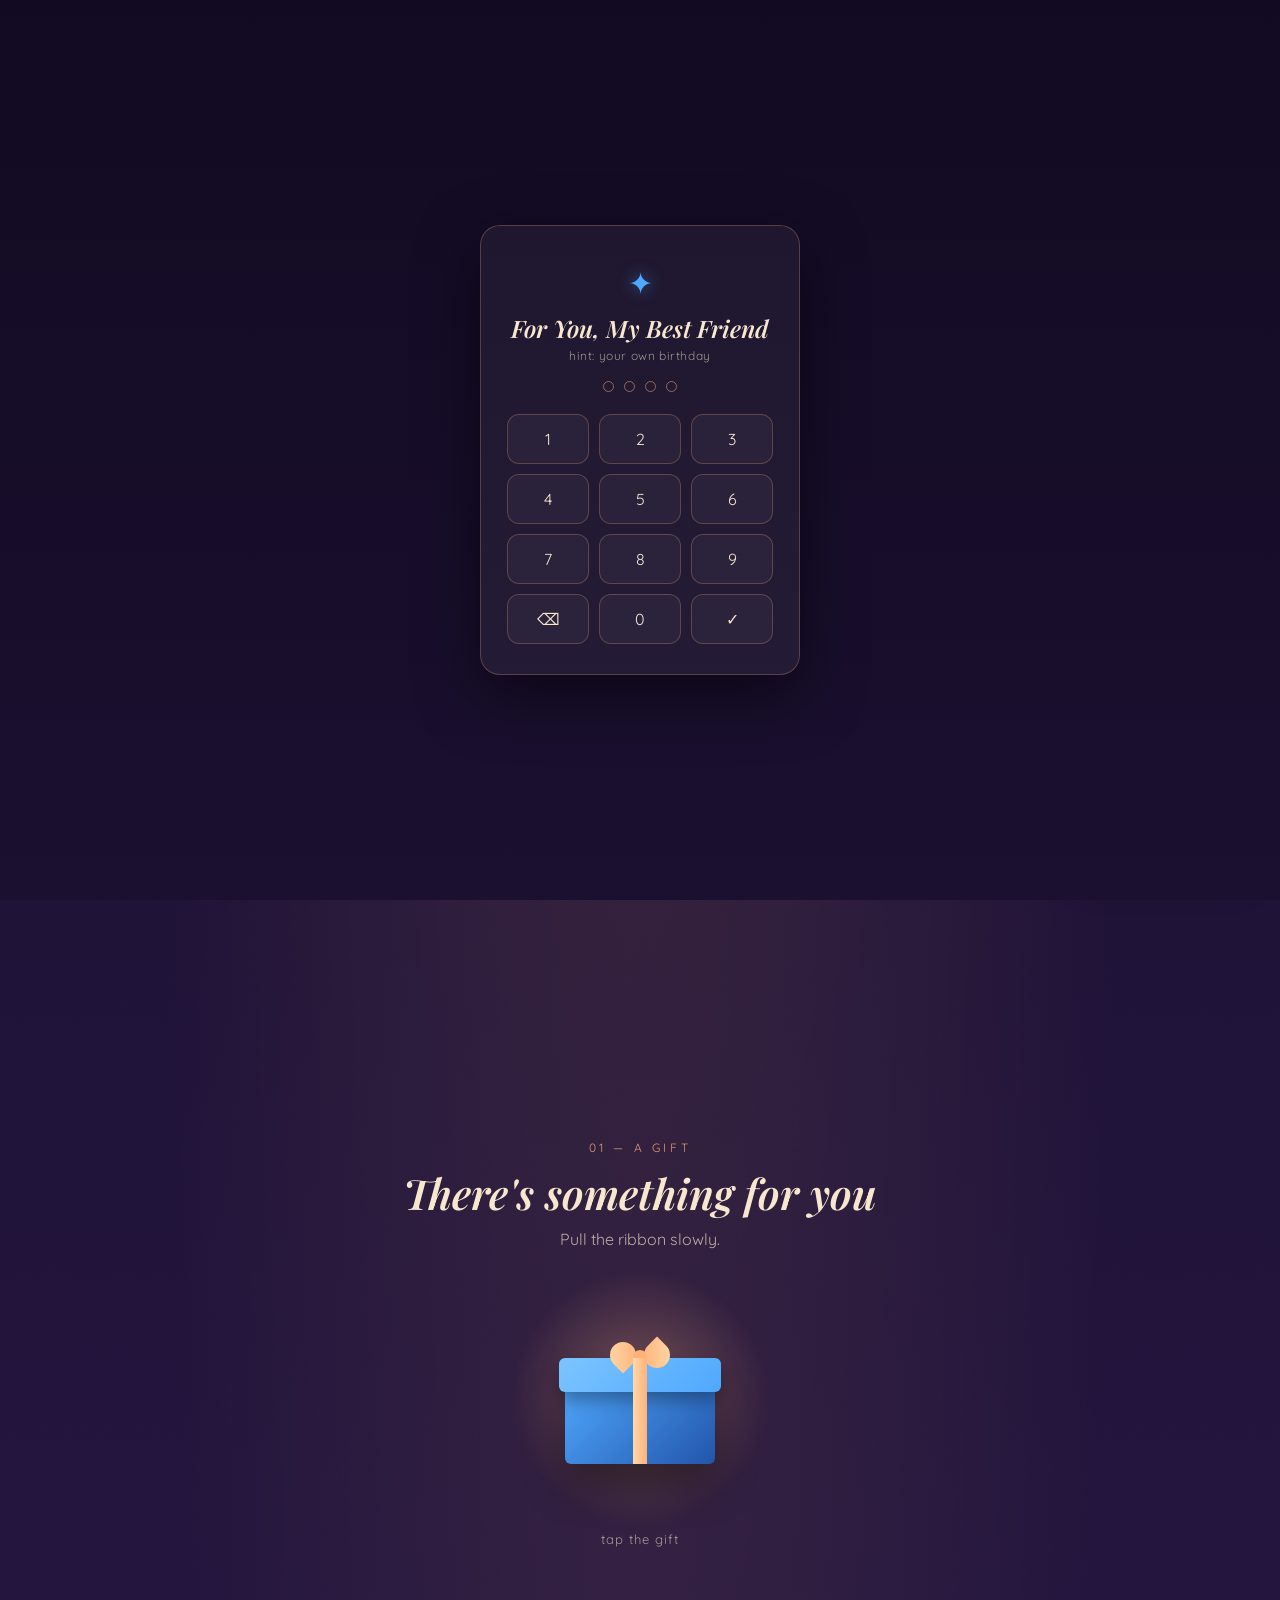
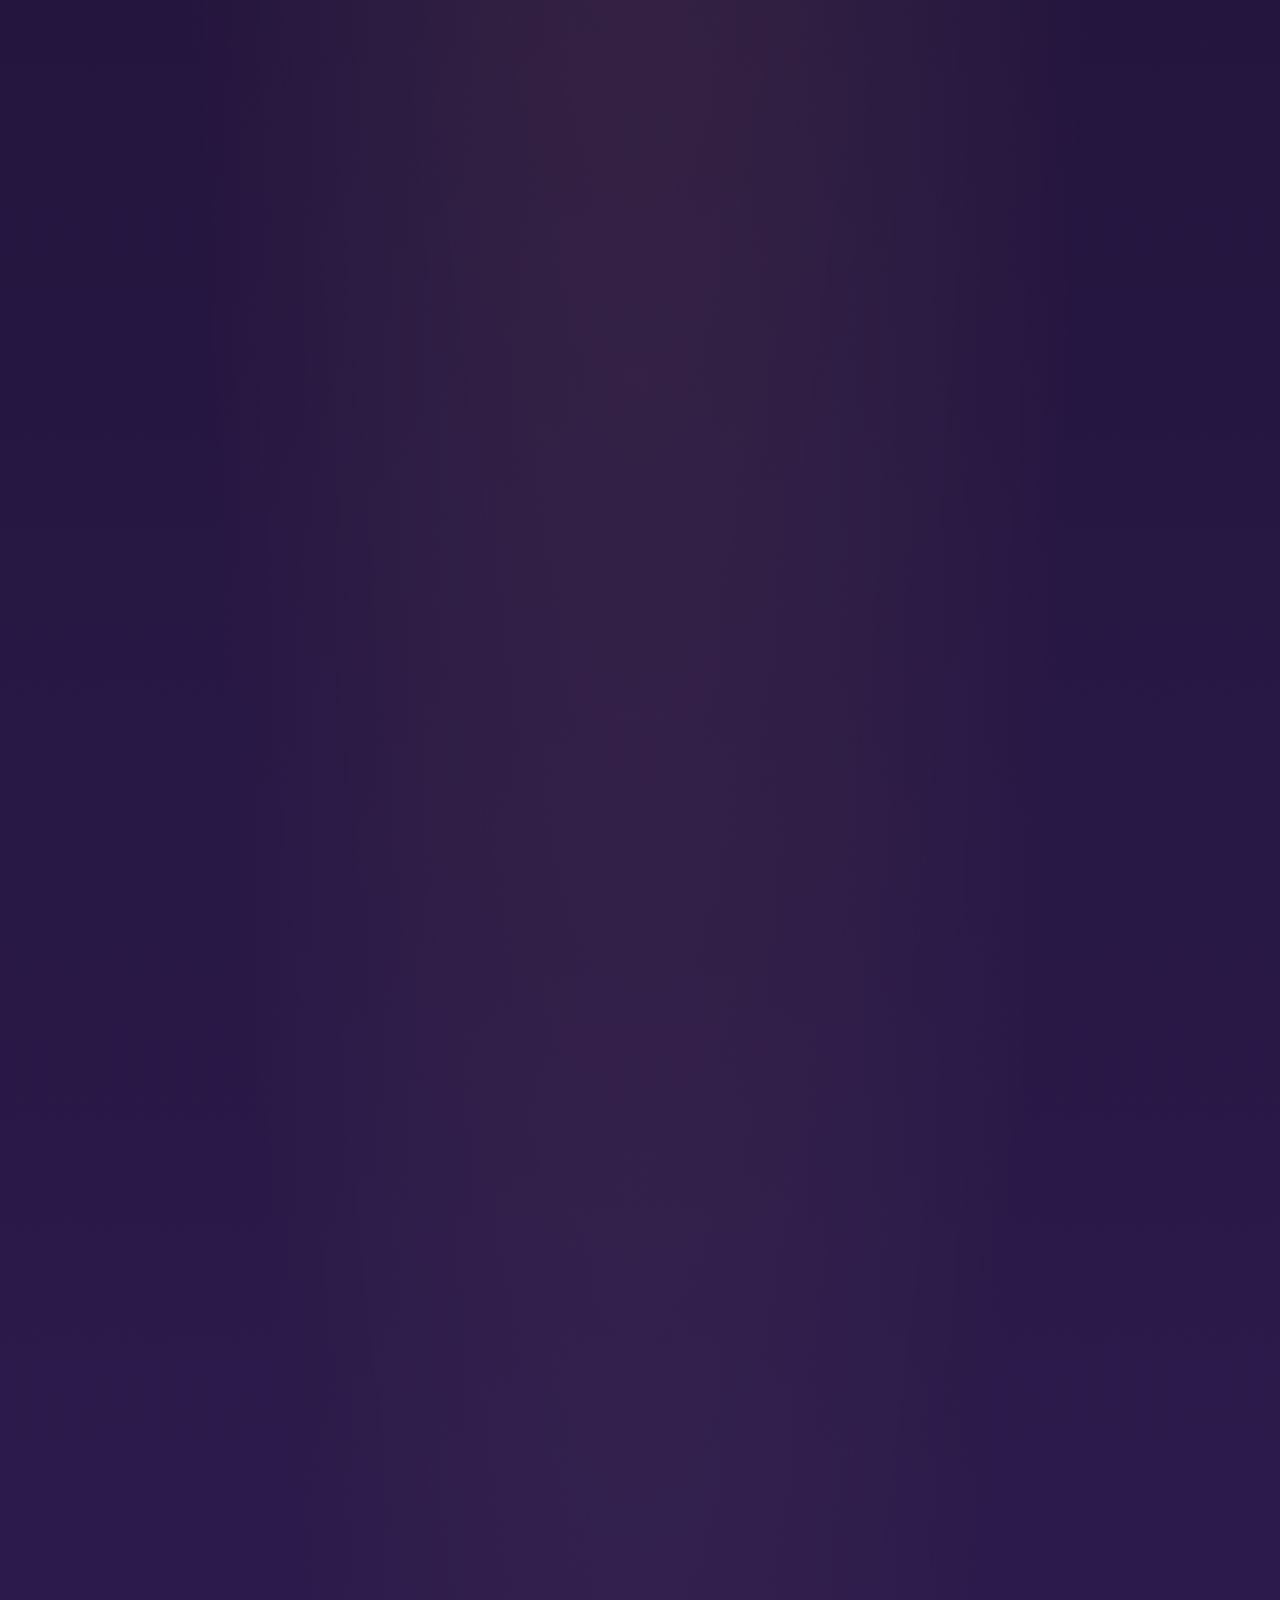
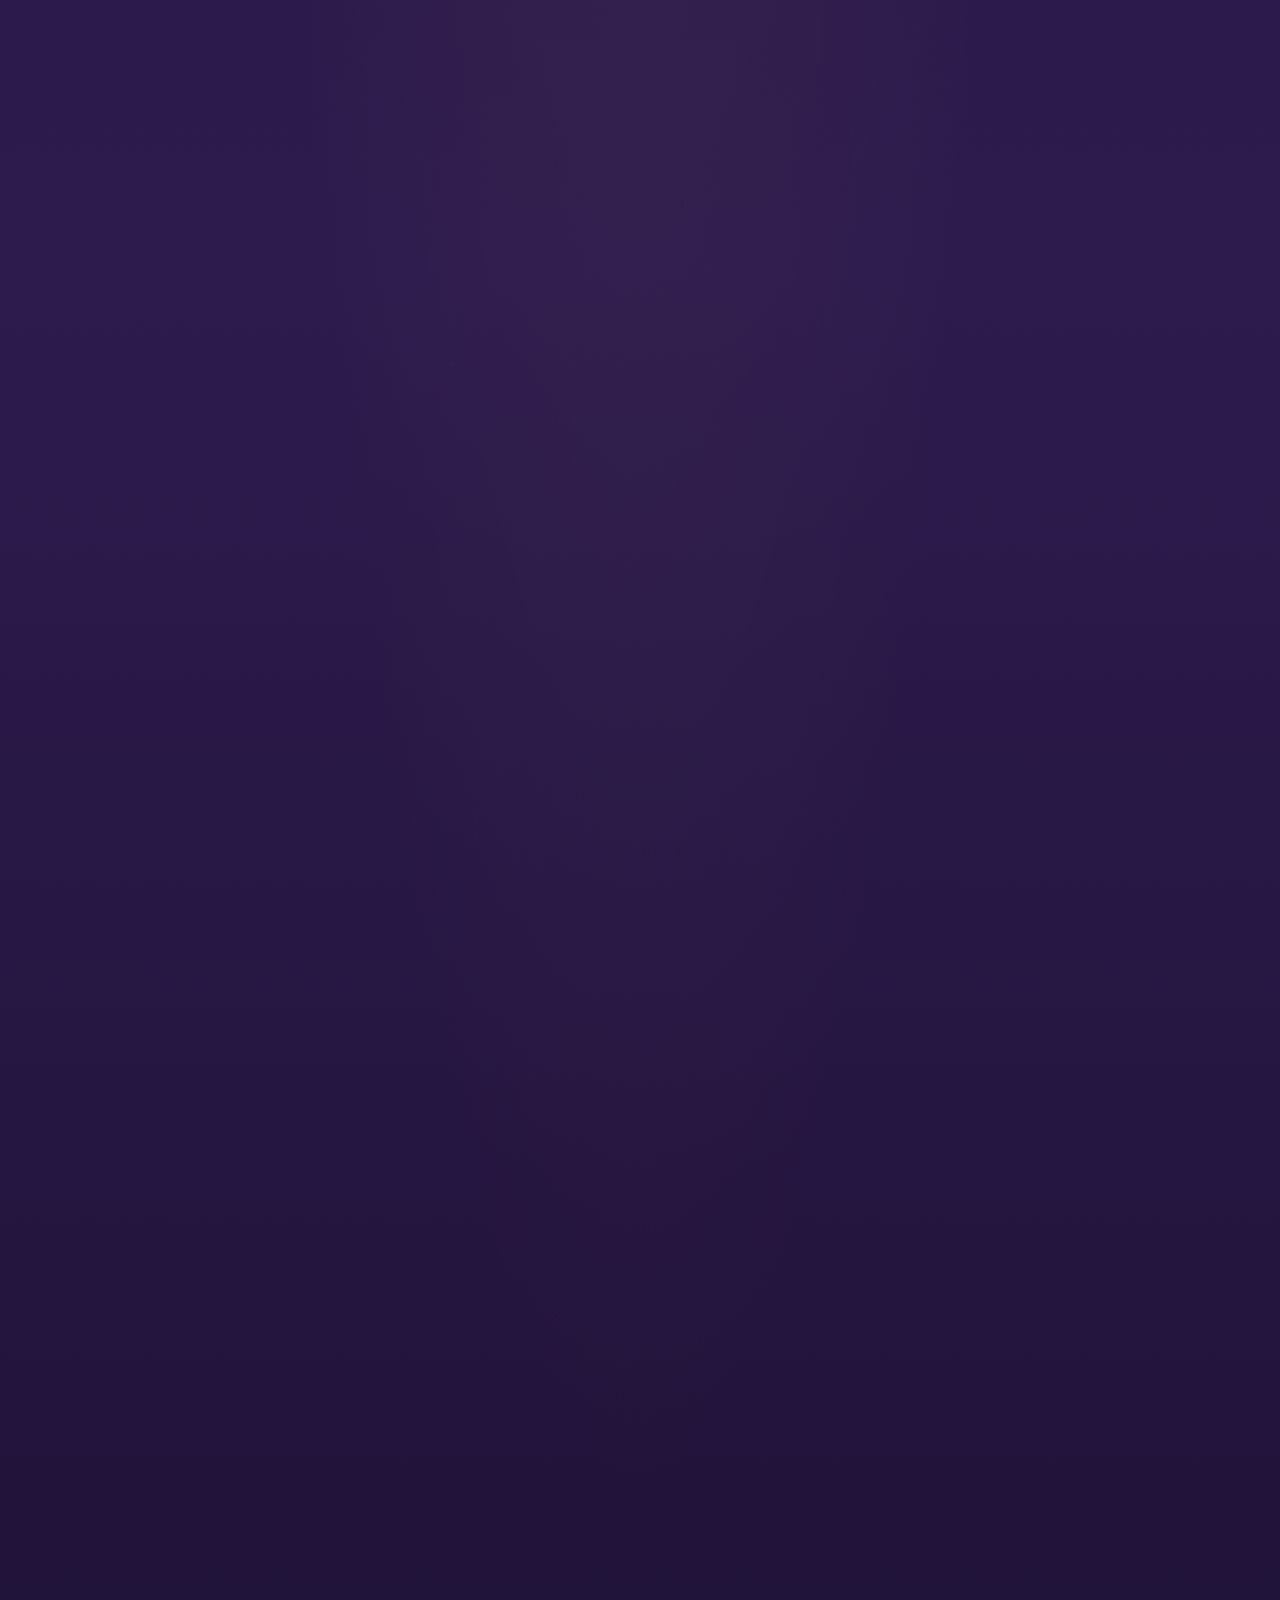
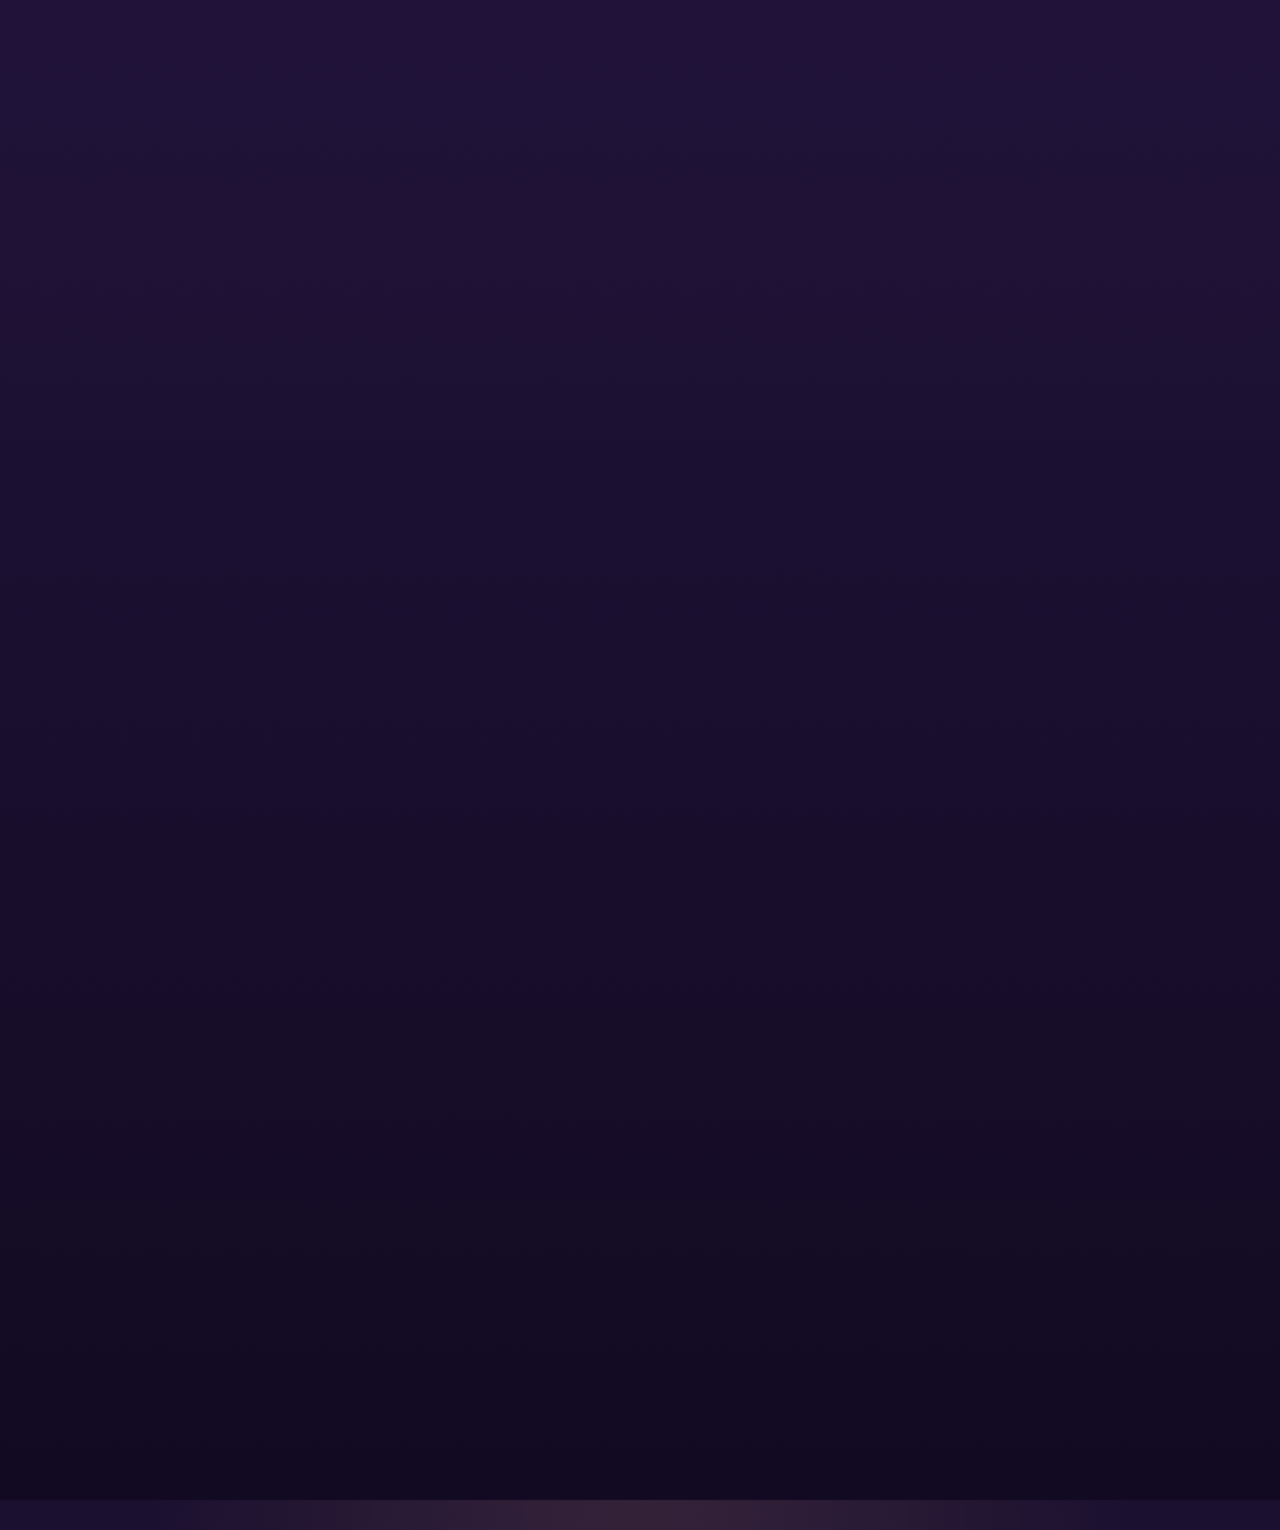
<file: page2.html>
<!DOCTYPE html>
<html lang="en">
<head>
<meta charset="UTF-8" />
<meta name="viewport" content="width=device-width, initial-scale=1.0" />
<title id="pageTitle">Happy Birthday</title>
<link rel="preconnect" href="https://fonts.googleapis.com">
<link href="https://fonts.googleapis.com/css2?family=Caveat:wght@500;600&family=Playfair+Display:ital,wght@0,500;0,700;1,500;1,600&family=Quicksand:wght@400;500;600;700&display=swap" rel="stylesheet">
<link rel="stylesheet" href="main.css" />
</head>
<body>

  <div class="lantern-field" id="lanternField"></div>

  <!-- ============ LOCK SCREEN ============ -->
  <div class="lock-overlay" id="lockOverlay">
    <div class="lock-card">
      <span class="lock-flower">✦</span>
      <h2 class="lock-title">For You, My Best Friend</h2>
      <p class="lock-sub" id="lockHint">enter the secret code</p>
      <div class="lock-dots" id="lockDots"></div>
      <div class="lock-pad" id="lockPad"></div>
    </div>
  </div>

  <!-- ============ HERO ============ -->
  <section class="hero">
    <p class="hero-eyebrow">tonight, the sky lights up one more lantern for my best friend</p>
    <h1 class="hero-title" id="heroTitle">Happy Birthday</h1>
    <p class="hero-date" id="heroDate"></p>
    <button class="scroll-cue" id="scrollCue">
      <span>open your gift</span>
      <span class="cue-arrow">↓</span>
    </button>
  </section>

  <!-- ============ GIFT ============ -->
  <section class="gift-section" id="giftSection">
    <p class="section-label">01 — a gift</p>
    <h2 class="section-title">There's something for you</h2>
    <p class="section-sub">Pull the ribbon slowly.</p>

    <div class="gift-stage">
      <div class="gift-glow"></div>
      <button class="gift-box" id="giftBox" aria-label="Open the gift">
        <div class="box-lid">
          <div class="bow">
            <span class="bow-loop left"></span>
            <span class="bow-loop right"></span>
            <span class="bow-knot"></span>
          </div>
        </div>
        <div class="ribbon-v"></div>
        <div class="box-base">
          <div class="ribbon-v static"></div>
        </div>
      </button>
    </div>
    <p class="gift-hint" id="giftHint">tap the gift</p>
  </section>

  <!-- ============ BOUQUET ============ -->
  <section class="bouquet-section reveal-on-gift" id="bouquetSection">
    <p class="section-label">02 — a digital bouquet</p>
    <h2 class="section-title scroll-reveal">Pick a flower</h2>
    <p class="section-sub">each petal holds a little piece of the message</p>
    <div class="bouquet-field scroll-reveal" id="bouquetField"></div>
    <div class="bouquet-note" id="bouquetNote">tap one of the flowers above ✿</div>
  </section>

  <!-- ============ LETTER ============ -->
  <section class="letter-section reveal-on-gift" id="letterSection">
    <p class="section-label">03 — a letter</p>
    <h2 class="section-title">For you, tonight</h2>
    <div class="letter-card scroll-reveal">
      <div class="wax-seal">✉</div>
      <p class="letter-text" id="letterText"></p>
      <span class="letter-cursor" id="letterCursor">|</span>
    </div>
  </section>

  <!-- ============ TIMELINE ============ -->
  <section class="timeline-section reveal-on-gift" id="timelineSection">
    <p class="section-label">04 — our journey</p>
    <h2 class="section-title">The Story We Wrote</h2>
    <div class="timeline-track" id="timelineTrack"></div>
  </section>

  <!-- ============ MINI GAMES ============ -->
  <section class="games-section reveal-on-gift" id="gamesSection">
    <p class="section-label">05 — let's play</p>
    <h2 class="section-title scroll-reveal">Three Little Games</h2>
    <p class="section-sub">a bit of fun before the closing</p>
    <div class="game-cards" id="gameCards"></div>

    <div class="game-modal" id="gameModal">
      <div class="game-modal-box">
        <button class="game-close" id="gameClose">✕</button>
        <div id="gameStage"></div>
      </div>
    </div>
  </section>

  <!-- ============ CLOSING ============ -->
  <section class="closing-section reveal-on-gift" id="closingSection">
    <div class="closing-glow"></div>
    <p class="section-label">06 — closing</p>
    <img class="closing-photo scroll-reveal" src="cupcake.webp" alt="happy birthday" loading="lazy" />
    <h2 class="closing-title scroll-reveal">Happy birthday, <span id="closingName"></span> 🕯️</h2>
    <p class="closing-text scroll-reveal" id="closingText"></p>
    <footer class="site-footer">Made with good intentions · site by Alan</footer>
  </section>

  <!-- ============ MUSIC PLAYER (persistent) ============ -->
  <div class="music-player" id="musicPlayer">
    <button class="music-toggle" id="musicToggle" aria-label="Play music">
      <span class="bar"></span><span class="bar"></span><span class="bar"></span>
    </button>
    <span class="music-title" id="musicTitle"></span>
  </div>
  <div class="toast" id="toast"></div>
  <div id="ytMusic" style="position:fixed;width:1px;height:1px;opacity:0;pointer-events:none;overflow:hidden;"></div>

  <script src="photos.js"></script>
  <script src="data.js"></script>
  <script src="https://www.youtube.com/iframe_api"></script>
  <script src="main.js"></script>
  <script src="games.js"></script>
</body>
</html>
</file>
<file: main.css>
/* ============================================================
   main.css — Page 2: "Midnight Garden" — distinct from page 1.
   Palette: deep plum #1b1030, secondary plum #2d1b4e,
            lantern amber #ffb17a, cream #f7e7ce, rose #4fa8ff
   ============================================================ */

:root{
  --plum:#1b1030;
  --plum-2:#2d1b4e;
  --amber:#ffb17a;
  --cream:#f7e7ce;
  --rose:#4fa8ff;
  --ink:#120a22;
}

*{ box-sizing:border-box; }
html{ scroll-behavior:smooth; }

body{
  margin:0;
  min-height:100%;
  background:
    radial-gradient(ellipse at 50% -10%, rgba(255,177,122,0.12), transparent 55%),
    linear-gradient(180deg, var(--plum) 0%, var(--plum-2) 55%, var(--ink) 100%);
  color:var(--cream);
  font-family:'Quicksand', sans-serif;
  overflow-x:hidden;
}

.section-label{
  font-size:12px;
  letter-spacing:0.3em;
  text-transform:uppercase;
  color:var(--amber);
  opacity:0.85;
  margin:0 0 10px;
}
.section-title{
  font-family:'Playfair Display', serif;
  font-style:italic;
  font-weight:600;
  font-size:clamp(28px,5vw,42px);
  margin:0 0 8px;
  color:var(--cream);
}
.section-sub{
  color:rgba(247,231,206,0.7);
  margin:0 0 30px;
}

/* ---------------- lantern background ---------------- */
.lantern-field{
  position:fixed;
  inset:0;
  z-index:0;
  pointer-events:none;
  overflow:hidden;
}
.lantern{
  position:absolute;
  bottom:-80px;
  width:26px;
  height:34px;
  border-radius:6px 6px 10px 10px;
  background:linear-gradient(180deg, #ffd9a8, var(--amber));
  box-shadow:0 0 18px 4px rgba(255,177,122,0.55);
  opacity:0.85;
  animation-name:rise;
  animation-timing-function:ease-in;
  animation-iteration-count:infinite;
}
.lantern::before{
  content:"";
  position:absolute;
  top:-10px;
  left:50%;
  width:1px;
  height:10px;
  background:rgba(255,217,168,0.6);
  transform:translateX(-50%);
}
.lantern::after{
  content:"";
  position:absolute;
  inset:4px 5px;
  border-radius:4px;
  background:rgba(255,255,255,0.35);
}
@keyframes rise{
  0%{ transform:translateY(0) translateX(0) rotate(0deg); opacity:0; }
  10%{ opacity:0.9; }
  50%{ transform:translateY(-55vh) translateX(20px) rotate(3deg); }
  90%{ opacity:0.5; }
  100%{ transform:translateY(-105vh) translateX(-15px) rotate(-3deg); opacity:0; }
}

/* ---------------- hero ---------------- */
.hero{
  position:relative;
  z-index:1;
  min-height:100vh;
  display:flex;
  flex-direction:column;
  align-items:center;
  justify-content:center;
  text-align:center;
  padding:32px;
}
.hero-eyebrow{
  font-size:13px;
  letter-spacing:0.25em;
  text-transform:uppercase;
  color:rgba(247,231,206,0.6);
  margin-bottom:18px;
}
.hero-title{
  font-family:'Playfair Display', serif;
  font-style:italic;
  font-weight:600;
  font-size:clamp(38px, 8vw, 72px);
  margin:0;
  background:linear-gradient(180deg, #fff 10%, var(--amber) 90%);
  -webkit-background-clip:text;
  background-clip:text;
  color:transparent;
  text-shadow:0 0 40px rgba(255,177,122,0.25);
}
.hero-date{
  margin:14px 0 48px;
  color:rgba(247,231,206,0.75);
  font-size:15px;
  letter-spacing:0.08em;
}
.scroll-cue{
  background:transparent;
  border:1px solid rgba(255,177,122,0.5);
  color:var(--cream);
  padding:12px 26px;
  border-radius:999px;
  font-family:'Quicksand', sans-serif;
  font-weight:600;
  font-size:13px;
  letter-spacing:0.1em;
  cursor:pointer;
  display:flex;
  align-items:center;
  gap:10px;
  transition:background 0.3s ease, transform 0.3s ease;
}
.scroll-cue:hover{ background:rgba(255,177,122,0.12); transform:translateY(2px); }
.cue-arrow{ animation:bob 1.6s ease-in-out infinite; }
@keyframes bob{ 0%,100%{ transform:translateY(0);} 50%{ transform:translateY(5px);} }

/* ---------------- gift section ---------------- */
.gift-section{
  position:relative;
  z-index:1;
  min-height:100vh;
  display:flex;
  flex-direction:column;
  align-items:center;
  justify-content:center;
  text-align:center;
  padding:40px 24px;
}
.gift-stage{
  position:relative;
  width:220px;
  height:220px;
  display:flex;
  align-items:center;
  justify-content:center;
  margin-top:10px;
}
.gift-glow{
  position:absolute;
  width:280px;
  height:280px;
  border-radius:50%;
  background:radial-gradient(circle, rgba(255,177,122,0.35), transparent 65%);
  filter:blur(4px);
  animation:glowPulse 3s ease-in-out infinite;
}
@keyframes glowPulse{
  0%,100%{ opacity:0.6; transform:scale(1); }
  50%{ opacity:1; transform:scale(1.08); }
}

.gift-box{
  position:relative;
  width:150px;
  height:130px;
  background:none;
  border:none;
  cursor:pointer;
  padding:0;
}
.box-base{
  position:absolute;
  bottom:0;
  left:0;
  width:150px;
  height:82px;
  background:linear-gradient(135deg, var(--rose), #2255aa);
  border-radius:6px;
  box-shadow:0 20px 40px rgba(0,0,0,0.45);
}
.box-lid{
  position:absolute;
  top:24px;
  left:-6px;
  width:162px;
  height:34px;
  background:linear-gradient(135deg, #7cc4ff, var(--rose));
  border-radius:6px;
  box-shadow:0 8px 18px rgba(0,0,0,0.35);
  transform-origin:50% 100%;
  transition:transform 0.7s cubic-bezier(.34,1.56,.64,1), opacity 0.5s ease 0.3s;
  z-index:3;
}
.ribbon-v{
  position:absolute;
  top:24px;
  left:50%;
  width:14px;
  height:106px;
  transform:translateX(-50%);
  background:linear-gradient(90deg, #ffd9a8, var(--amber));
  z-index:4;
  transition:opacity 0.4s ease, transform 0.6s ease;
}
.ribbon-v.static{
  position:absolute;
  top:0; left:50%;
  height:82px;
  z-index:1;
}
.bow{
  position:absolute;
  top:-16px;
  left:50%;
  transform:translateX(-50%);
  width:60px;
  height:34px;
  z-index:5;
  transition:transform 0.5s ease, opacity 0.5s ease;
}
.bow-loop{
  position:absolute;
  top:0;
  width:26px;
  height:26px;
  border-radius:50% 50% 50% 0;
  background:linear-gradient(135deg, #ffd9a8, var(--amber));
}
.bow-loop.left{ left:0; transform:rotate(-45deg); }
.bow-loop.right{ right:0; transform:rotate(135deg); }
.bow-knot{
  position:absolute;
  top:8px;
  left:50%;
  width:14px;
  height:14px;
  transform:translateX(-50%);
  background:var(--amber);
  border-radius:50%;
}

.gift-box.opened .box-lid{
  transform:translateY(-160px) rotate(-35deg);
  opacity:0;
}
.gift-box.opened .ribbon-v{
  opacity:0;
  transform:translate(-50%,-40px);
}
.gift-box.opened .bow{
  transform:translate(-50%,-180px) scale(0.6);
  opacity:0;
}
.gift-box.opened .box-base{
  animation:boxShake 0.4s ease;
}
@keyframes boxShake{
  0%,100%{ transform:translateX(0); }
  25%{ transform:translateX(-4px); }
  75%{ transform:translateX(4px); }
}

.gift-hint{
  margin-top:22px;
  font-size:13px;
  letter-spacing:0.08em;
  color:rgba(247,231,206,0.6);
  animation:hintFade 2s ease-in-out infinite;
}
@keyframes hintFade{ 0%,100%{ opacity:0.5;} 50%{ opacity:1;} }

/* sections hidden until gift opened */
.reveal-on-gift{
  opacity:0;
  transform:translateY(30px);
  transition:opacity 0.9s ease, transform 0.9s ease;
}
.reveal-on-gift.visible{
  opacity:1;
  transform:translateY(0);
}

/* ---------------- letter ---------------- */
.letter-section{
  position:relative;
  z-index:1;
  min-height:100vh;
  display:flex;
  flex-direction:column;
  align-items:center;
  justify-content:center;
  padding:60px 24px;
  text-align:center;
}
.letter-card{
  position:relative;
  max-width:560px;
  width:100%;
  background:rgba(255,247,235,0.06);
  border:1px solid rgba(255,177,122,0.25);
  border-radius:18px;
  padding:44px 32px;
  backdrop-filter:blur(6px);
  box-shadow:0 20px 60px rgba(0,0,0,0.35);
  text-align:left;
}
.wax-seal{
  position:absolute;
  top:-22px;
  left:50%;
  transform:translateX(-50%);
  width:44px;
  height:44px;
  border-radius:50%;
  background:radial-gradient(circle at 35% 30%, #7cc4ff, var(--rose) 70%);
  display:flex;
  align-items:center;
  justify-content:center;
  font-size:18px;
  box-shadow:0 6px 16px rgba(0,0,0,0.4);
}
.letter-text{
  font-family:'Caveat', cursive;
  font-size:26px;
  line-height:1.55;
  color:var(--cream);
  white-space:pre-line;
  margin:8px 0 0;
  min-height:180px;
}
.letter-cursor{
  font-family:'Caveat', cursive;
  font-size:26px;
  color:var(--amber);
  animation:blink 0.9s step-end infinite;
}
@keyframes blink{ 50%{ opacity:0; } }

/* ---------------- gallery ---------------- */
.gallery-section{
  position:relative;
  z-index:1;
  min-height:100vh;
  padding:80px 24px;
  text-align:center;
}
.photo-stack{
  position:relative;
  width:260px;
  height:340px;
  margin:20px auto 6px;
}
.photo-card{
  position:absolute;
  inset:0;
  background:#fff;
  padding:10px 10px 34px;
  border-radius:6px;
  box-shadow:0 14px 32px rgba(0,0,0,0.4);
  cursor:grab;
  user-select:none;
  transform:rotate(var(--tilt, 0deg)) scale(calc(1 - var(--depth, 0) * 0.04)) translateY(calc(var(--depth, 0) * 10px));
  transition:transform 0.35s ease;
  touch-action:none;
}
.photo-card:active{ cursor:grabbing; }
.photo-card img{
  width:100%;
  height:100%;
  object-fit:cover;
  display:block;
  border-radius:2px;
  pointer-events:none;
}
.photo-card.text-card{
  display:flex;
  align-items:center;
  justify-content:center;
  background:linear-gradient(160deg, var(--plum-2), var(--ink));
  padding:28px 22px 34px;
}
.photo-card.text-card p{
  margin:0;
  font-family:'Playfair Display', serif;
  font-style:italic;
  font-size:17px;
  line-height:1.5;
  color:var(--cream);
  text-align:center;
  pointer-events:none;
}
.stack-counter{
  font-size:12px;
  letter-spacing:0.1em;
  color:rgba(247,231,206,0.55);
  margin-top:6px;
}

/* ---------------- closing ---------------- */
.closing-section{
  position:relative;
  z-index:1;
  min-height:100vh;
  display:flex;
  flex-direction:column;
  align-items:center;
  justify-content:center;
  text-align:center;
  padding:60px 24px;
  overflow:hidden;
}
.closing-glow{
  position:absolute;
  top:20%;
  width:400px;
  height:400px;
  background:radial-gradient(circle, rgba(79,168,255,0.18), transparent 70%);
  filter:blur(10px);
  pointer-events:none;
}
.closing-photo{
  width:150px;
  height:150px;
  object-fit:cover;
  border-radius:16px;
  margin:0 0 22px;
  position:relative;
  border:2px solid rgba(255,210,122,0.5);
  box-shadow:0 10px 30px rgba(0,0,0,0.5), 0 0 24px rgba(79,168,255,0.3);
}
.closing-title{
  font-family:'Playfair Display', serif;
  font-style:italic;
  font-weight:600;
  font-size:clamp(26px,5vw,38px);
  margin:0 0 18px;
  position:relative;
}
.closing-title span{ color:var(--amber); }
.closing-text{
  max-width:520px;
  color:rgba(247,231,206,0.8);
  line-height:1.7;
  position:relative;
}
.site-footer{
  margin-top:60px;
  font-size:12px;
  letter-spacing:0.1em;
  color:rgba(247,231,206,0.4);
}

/* ---------------- music player ---------------- */
.music-player{
  position:fixed;
  bottom:22px;
  right:22px;
  z-index:40;
  display:flex;
  align-items:center;
  gap:10px;
  background:rgba(27,16,48,0.75);
  border:1px solid rgba(255,177,122,0.3);
  padding:8px 14px 8px 8px;
  border-radius:999px;
  backdrop-filter:blur(6px);
  box-shadow:0 10px 24px rgba(0,0,0,0.35);
}
.music-toggle{
  width:38px;
  height:38px;
  border-radius:50%;
  border:none;
  background:linear-gradient(135deg, var(--amber), var(--rose));
  display:flex;
  align-items:center;
  justify-content:center;
  gap:3px;
  cursor:pointer;
}
.music-toggle .bar{
  width:3px;
  height:10px;
  background:var(--ink);
  border-radius:2px;
  animation:eq 1s ease-in-out infinite;
  animation-play-state:paused;
}
.music-toggle .bar:nth-child(2){ animation-delay:0.2s; }
.music-toggle .bar:nth-child(3){ animation-delay:0.4s; }
.music-player.playing .bar{ animation-play-state:running; }
@keyframes eq{
  0%,100%{ height:6px; }
  50%{ height:16px; }
}
.music-title{
  font-size:12px;
  color:var(--cream);
  max-width:120px;
  white-space:nowrap;
  overflow:hidden;
  text-overflow:ellipsis;
}

.toast{
  position:fixed;
  bottom:80px;
  right:22px;
  background:rgba(20,10,35,0.95);
  border:1px solid rgba(255,177,122,0.4);
  color:var(--cream);
  padding:10px 16px;
  border-radius:10px;
  font-size:12px;
  max-width:240px;
  z-index:41;
  opacity:0;
  transform:translateY(8px);
  transition:opacity 0.3s ease, transform 0.3s ease;
  pointer-events:none;
}
.toast.show{ opacity:1; transform:translateY(0); }

/* ---------------- lock screen ---------------- */
.lock-overlay{
  position:fixed;
  inset:0;
  z-index:60;
  display:flex;
  align-items:center;
  justify-content:center;
  background:linear-gradient(180deg, var(--ink), var(--plum));
  padding:24px;
  transition:opacity 0.8s ease, visibility 0.8s ease;
}
.lock-overlay.hidden{
  opacity:0;
  visibility:hidden;
  pointer-events:none;
}
.lock-card{
  width:min(90vw, 320px);
  text-align:center;
  padding:38px 26px 30px;
  border-radius:20px;
  background:rgba(255,247,235,0.05);
  border:1px solid rgba(255,177,122,0.25);
  box-shadow:0 20px 60px rgba(0,0,0,0.5);
}
.lock-flower{
  font-size:30px;
  color:var(--rose);
  text-shadow:0 0 16px rgba(79,168,255,0.6);
}
.lock-title{
  font-family:'Playfair Display', serif;
  font-style:italic;
  font-weight:600;
  font-size:24px;
  margin:10px 0 4px;
  color:var(--cream);
}
.lock-sub{
  font-size:12px;
  letter-spacing:0.05em;
  color:rgba(247,231,206,0.6);
  margin:0 0 18px;
}
.lock-dots{
  display:flex;
  justify-content:center;
  gap:10px;
  margin-bottom:22px;
}
.lock-dot{
  width:11px;
  height:11px;
  border-radius:50%;
  border:1px solid rgba(255,177,122,0.5);
  background:transparent;
  transition:background 0.2s ease, transform 0.2s ease;
}
.lock-dot.filled{
  background:var(--amber);
  transform:scale(1.15);
}
.lock-dots.shake{ animation:lockShake 0.4s ease; }
@keyframes lockShake{
  0%,100%{ transform:translateX(0); }
  25%{ transform:translateX(-8px); }
  75%{ transform:translateX(8px); }
}
.lock-pad{
  display:grid;
  grid-template-columns:repeat(3,1fr);
  gap:10px;
}
.lock-key{
  padding:14px 0;
  border-radius:12px;
  border:1px solid rgba(255,177,122,0.25);
  background:rgba(255,255,255,0.04);
  color:var(--cream);
  font-size:16px;
  font-family:'Quicksand', sans-serif;
  cursor:pointer;
  transition:background 0.2s ease;
}
.lock-key:active, .lock-key:hover{
  background:rgba(255,177,122,0.18);
}

/* ---------------- bouquet ---------------- */
.bouquet-section{
  position:relative;
  z-index:1;
  min-height:100vh;
  display:flex;
  flex-direction:column;
  align-items:center;
  justify-content:center;
  text-align:center;
  padding:70px 24px;
}
.bouquet-field{
  display:flex;
  flex-wrap:wrap;
  justify-content:center;
  gap:22px;
  max-width:520px;
  margin:20px 0;
}
.bouquet-flower{
  background:none;
  border:none;
  font-size:38px;
  cursor:pointer;
  filter:drop-shadow(0 0 10px rgba(79,168,255,0.4));
  transition:transform 0.3s ease;
  animation:swayFlower 3.4s ease-in-out infinite;
}
.bouquet-flower:hover{ transform:scale(1.15) rotate(-6deg); }
@keyframes swayFlower{
  0%,100%{ transform:rotate(-4deg); }
  50%{ transform:rotate(4deg); }
}
.bouquet-note{
  min-height:50px;
  max-width:420px;
  font-family:'Caveat', cursive;
  font-size:22px;
  color:var(--amber);
  padding:0 12px;
  transition:opacity 0.4s ease;
}

/* ---------------- timeline ---------------- */
.timeline-section{
  position:relative;
  z-index:1;
  min-height:100vh;
  padding:80px 24px;
  text-align:center;
}
.timeline-track{
  position:relative;
  max-width:520px;
  margin:30px auto 0;
  text-align:left;
  padding-left:26px;
  border-left:1px solid rgba(255,177,122,0.35);
}
.timeline-item{
  position:relative;
  margin-bottom:38px;
  opacity:0;
  transform:translateX(-16px);
  transition:opacity 0.8s ease, transform 0.8s ease;
}
.timeline-item.visible{
  opacity:1;
  transform:translateX(0);
}
.timeline-item::before{
  content:"";
  position:absolute;
  left:-32px;
  top:4px;
  width:10px;
  height:10px;
  border-radius:50%;
  background:var(--amber);
  box-shadow:0 0 10px rgba(255,177,122,0.7);
}
.timeline-label{
  font-size:11px;
  letter-spacing:0.2em;
  text-transform:uppercase;
  color:var(--rose);
  margin:0 0 4px;
}
.timeline-item h3{
  font-family:'Playfair Display', serif;
  font-style:italic;
  font-size:20px;
  margin:0 0 6px;
  color:var(--cream);
}
.timeline-item p{
  margin:0;
  font-size:14px;
  line-height:1.55;
  color:rgba(247,231,206,0.7);
}

/* ---------------- generic scroll reveal ---------------- */
.scroll-reveal{
  opacity:0;
  transform:translateY(24px);
  transition:opacity 0.9s ease, transform 0.9s ease;
}
.scroll-reveal.visible{
  opacity:1;
  transform:translateY(0);
}

/* ---------------- mini games ---------------- */
.games-section{
  position:relative;
  z-index:1;
  min-height:100vh;
  display:flex;
  flex-direction:column;
  align-items:center;
  justify-content:center;
  text-align:center;
  padding:70px 24px;
}
.game-cards{
  display:flex;
  flex-wrap:wrap;
  justify-content:center;
  gap:16px;
  max-width:520px;
  margin-top:10px;
}
.game-card{
  width:150px;
  padding:22px 14px;
  border-radius:16px;
  background:rgba(255,255,255,0.05);
  border:1px solid rgba(255,177,122,0.25);
  cursor:pointer;
  transition:transform 0.25s ease, background 0.25s ease;
}
.game-card:hover{
  transform:translateY(-4px);
  background:rgba(255,177,122,0.1);
}
.game-card .icon{
  font-size:30px;
  display:block;
  margin-bottom:10px;
}
.game-card .title{
  font-family:'Playfair Display', serif;
  font-style:italic;
  font-size:15px;
  color:var(--cream);
  margin:0 0 4px;
}
.game-card .desc{
  font-size:11px;
  color:rgba(247,231,206,0.6);
  margin:0;
}

.game-modal{
  position:fixed;
  inset:0;
  z-index:70;
  display:none;
  align-items:center;
  justify-content:center;
  background:rgba(10,4,20,0.9);
  padding:20px;
}
.game-modal.active{ display:flex; }
.game-modal-box{
  position:relative;
  width:min(92vw, 420px);
  max-height:85vh;
  overflow-y:auto;
  background:linear-gradient(160deg, rgba(45,27,78,0.98), rgba(18,10,34,0.98));
  border:1px solid rgba(255,177,122,0.3);
  border-radius:20px;
  padding:30px 22px 26px;
  text-align:center;
}
.game-close{
  position:absolute;
  top:10px;
  right:14px;
  background:none;
  border:none;
  color:var(--cream);
  font-size:18px;
  cursor:pointer;
}
.game-title{
  font-family:'Playfair Display', serif;
  font-style:italic;
  font-size:22px;
  margin:0 0 6px;
  color:var(--amber);
}
.game-sub{
  font-size:12px;
  color:rgba(247,231,206,0.6);
  margin:0 0 18px;
}

/* quiz */
.quiz-question{
  font-size:15px;
  margin-bottom:14px;
  color:var(--cream);
}
.quiz-options{
  display:flex;
  flex-direction:column;
  gap:8px;
  margin-bottom:16px;
}
.quiz-option{
  padding:10px;
  border-radius:10px;
  border:1px solid rgba(255,177,122,0.3);
  background:rgba(255,255,255,0.04);
  color:var(--cream);
  font-size:13px;
  cursor:pointer;
}
.quiz-option.correct{ background:rgba(120,200,120,0.3); border-color:#7ac87a; }
.quiz-option.wrong{ background:rgba(220,90,90,0.3); border-color:#dc5a5a; }
.quiz-progress{
  font-size:11px;
  color:rgba(247,231,206,0.5);
  margin-bottom:8px;
}
.quiz-result{
  font-family:'Caveat', cursive;
  font-size:22px;
  color:var(--amber);
}

/* memory match */
.memory-grid{
  display:grid;
  grid-template-columns:repeat(4, 1fr);
  gap:8px;
  margin:10px 0;
}
.memory-card{
  aspect-ratio:1;
  border-radius:10px;
  background:linear-gradient(135deg, var(--rose), #2255aa);
  display:flex;
  align-items:center;
  justify-content:center;
  font-size:22px;
  cursor:pointer;
  user-select:none;
}
.memory-card.flipped, .memory-card.matched{
  background:rgba(255,255,255,0.08);
}
.memory-card.matched{ opacity:0.4; cursor:default; }
.memory-status{
  font-size:12px;
  color:rgba(247,231,206,0.7);
  margin-top:8px;
}

/* catch hearts */
.catch-stage{
  position:relative;
  width:100%;
  height:300px;
  border-radius:14px;
  background:rgba(0,0,0,0.25);
  overflow:hidden;
  margin-bottom:12px;
}
.catch-heart{
  position:absolute;
  top:-30px;
  font-size:22px;
  cursor:pointer;
  animation-name:fallHeart;
  animation-timing-function:linear;
  user-select:none;
}
@keyframes fallHeart{
  to{ transform:translateY(330px); }
}
.catch-score{
  font-size:14px;
  color:var(--cream);
}
.game-btn{
  margin-top:12px;
  padding:10px 22px;
  border-radius:999px;
  border:none;
  background:linear-gradient(120deg, var(--amber), var(--rose));
  color:var(--ink);
  font-weight:700;
  font-size:13px;
  cursor:pointer;
}

@media (max-width:600px){
  .letter-card{ padding:34px 20px; }
  .letter-text{ font-size:22px; }
  .bouquet-flower{ font-size:32px; }
}
</file>
